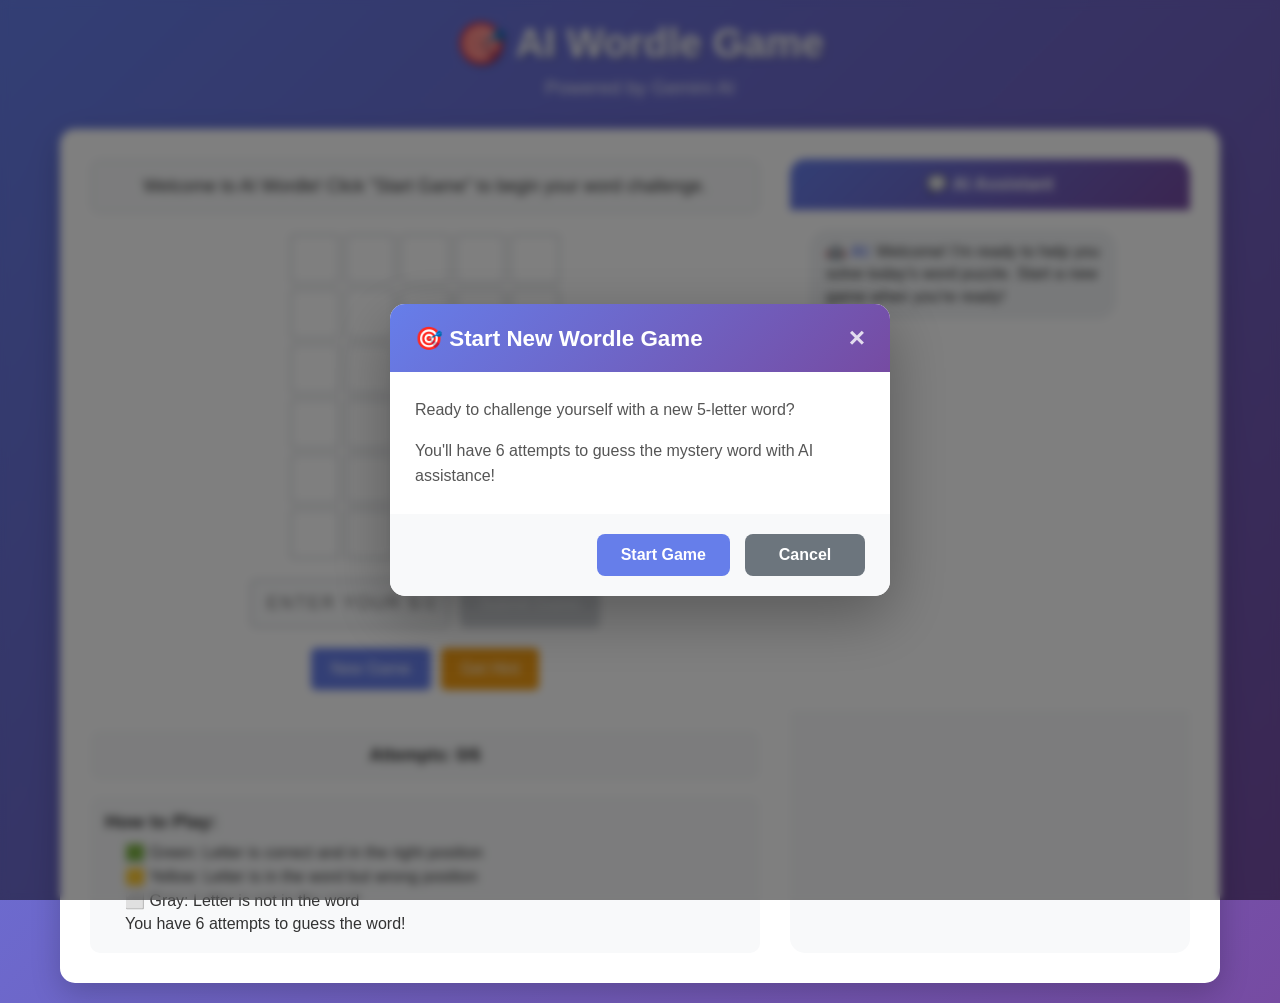
<file: example-projects/wordle-game-web/index.html>
<!DOCTYPE html>
<html lang="en">
<head>
    <meta charset="UTF-8">
    <meta name="viewport" content="width=device-width, initial-scale=1.0">
    <title>AI Wordle Game</title>
    <link rel="stylesheet" href="style.css">
</head>
<body>
    <div class="container">
        <header>
            <h1>🎯 AI Wordle Game</h1>
            <p>Powered by Gemini AI</p>
        </header>

        <main>
            <div class="game-layout">
                <div class="game-section">
                    <div id="game-status" class="game-status">
                        Welcome to AI Wordle! Click "Start Game" to begin your word challenge.
                    </div>

                    <div id="game-board" class="game-board">
                        <!-- Game board will be populated by JavaScript -->
                    </div>

                    <div id="input-section" class="input-section">
                        <input 
                            type="text" 
                            id="guess-input" 
                            placeholder="Enter your 5-letter guess..."
                            maxlength="5"
                            disabled
                        >
                        <button id="submit-guess" disabled>Submit Guess</button>
                    </div>

                    <div class="game-controls">
                        <button id="new-game">New Game</button>
                        <button id="hint-button" disabled>Get Hint</button>
                    </div>

                    <div class="game-info">
                        <div id="attempts-remaining">Attempts: 0/6</div>
                        <div id="game-rules">
                            <h3>How to Play:</h3>
                            <ul>
                                <li>🟩 Green: Letter is correct and in the right position</li>
                                <li>🟨 Yellow: Letter is in the word but wrong position</li>
                                <li>⬜ Gray: Letter is not in the word</li>
                                <li>You have 6 attempts to guess the word!</li>
                            </ul>
                        </div>
                    </div>
                </div>

                <div class="chat-section">
                    <div class="chat-header">
                        <h3>💬 AI Assistant</h3>
                    </div>
                    <div id="chat-history" class="chat-history">
                        <div class="chat-message system">
                            🤖 <strong>AI:</strong> Welcome! I'm ready to help you solve today's word puzzle. Start a new game when you're ready!
                        </div>
                    </div>
                </div>
            </div>
        </main>
    </div>

    <!-- New Game Modal -->
    <div id="new-game-modal" class="modal">
        <div class="modal-content">
            <div class="modal-header">
                <h2>🎯 Start New Wordle Game</h2>
                <span class="close" id="close-new-game-modal">&times;</span>
            </div>
            <div class="modal-body">
                <p>Ready to challenge yourself with a new 5-letter word?</p>
                <p>You'll have 6 attempts to guess the mystery word with AI assistance!</p>
            </div>
            <div class="modal-footer">
                <button id="confirm-new-game" class="modal-btn primary">Start Game</button>
                <button id="cancel-new-game" class="modal-btn secondary">Cancel</button>
            </div>
        </div>
    </div>

    <!-- Game End Modal -->
    <div id="game-end-modal" class="modal">
        <div class="modal-content">
            <div class="modal-header">
                <h2 id="game-end-title">🎉 Game Complete!</h2>
            </div>
            <div class="modal-body">
                <p id="game-end-message">Congratulations! You solved the puzzle!</p>
                <div id="game-end-stats" class="game-stats">
                    <div class="stat-item">
                        <span class="stat-label">Word:</span>
                        <span id="final-word" class="stat-value">HELLO</span>
                    </div>
                    <div class="stat-item">
                        <span class="stat-label">Attempts:</span>
                        <span id="final-attempts" class="stat-value">4/6</span>
                    </div>
                </div>
            </div>
            <div class="modal-footer">
                <button id="play-again" class="modal-btn primary">Play Again</button>
                <button id="end-session" class="modal-btn secondary">End Session</button>
            </div>
        </div>
    </div>

    <script src="script.js"></script>
</body>
</html>
</file>
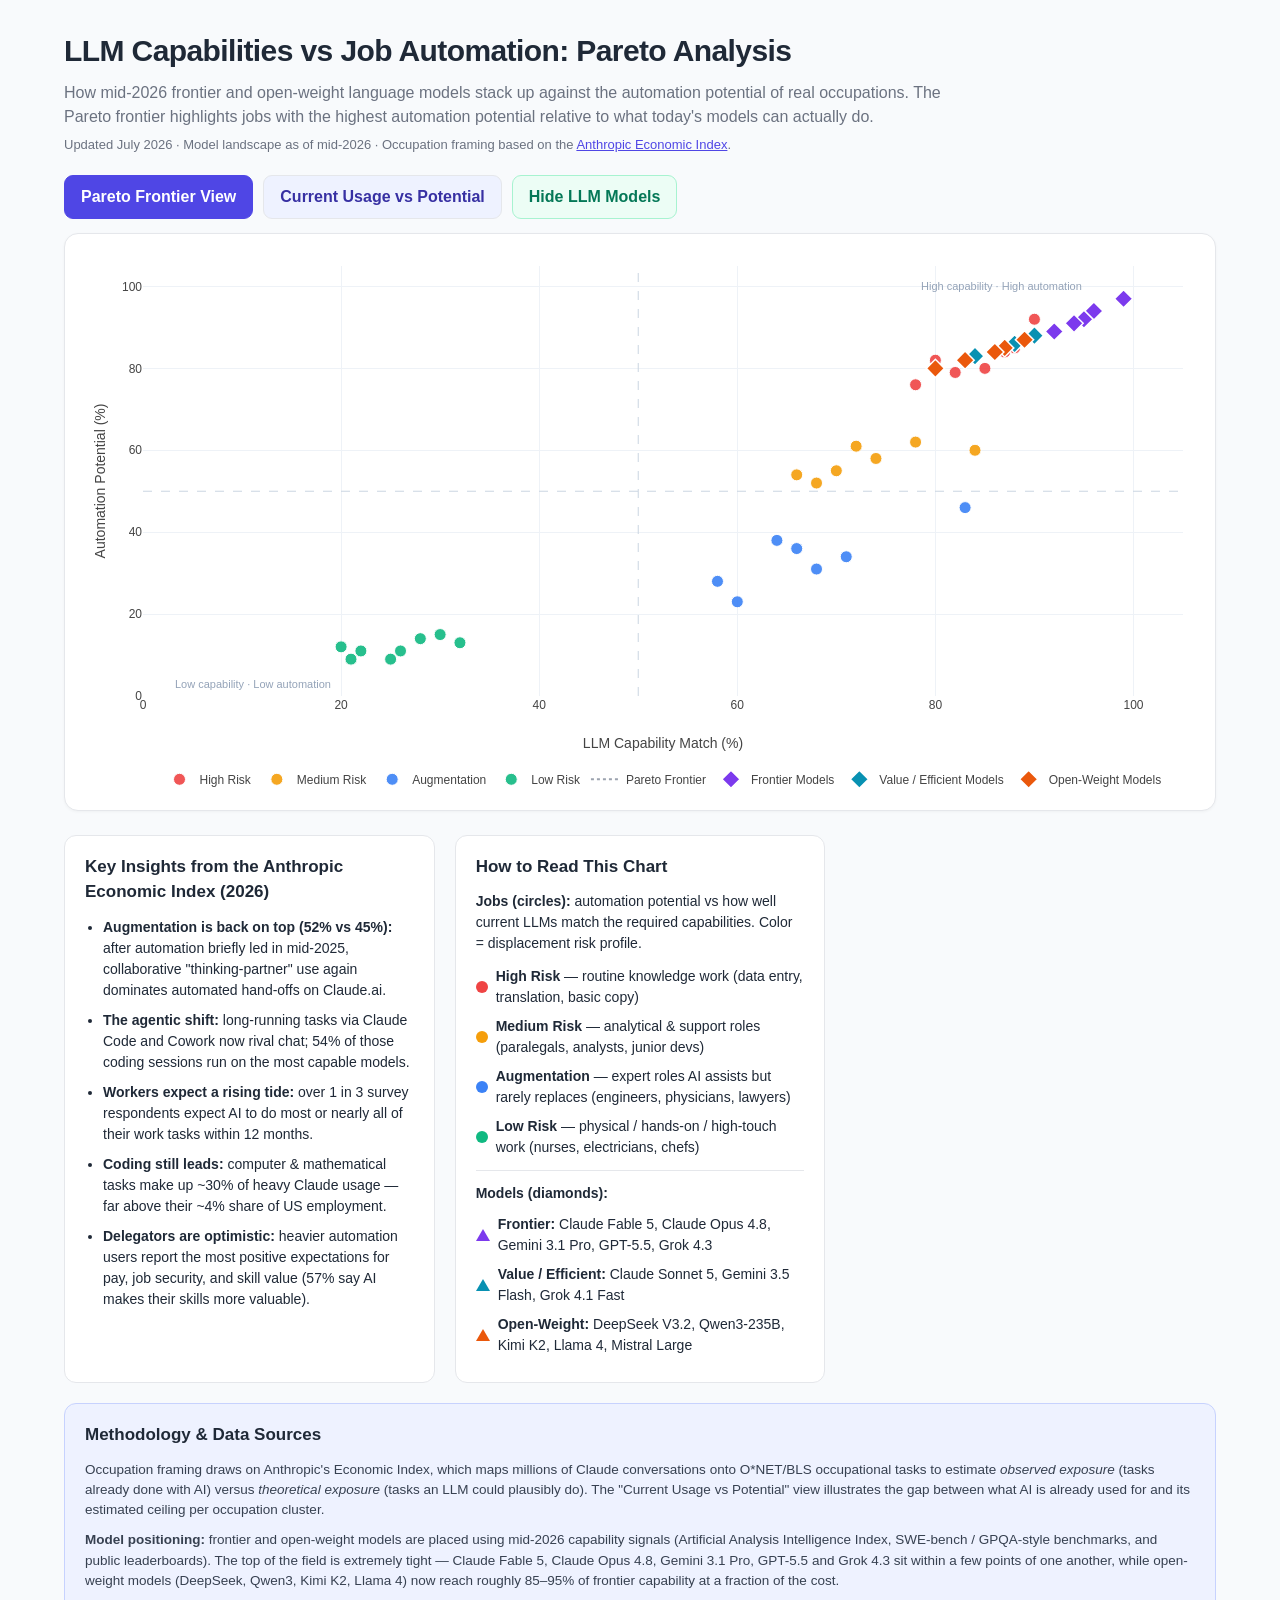
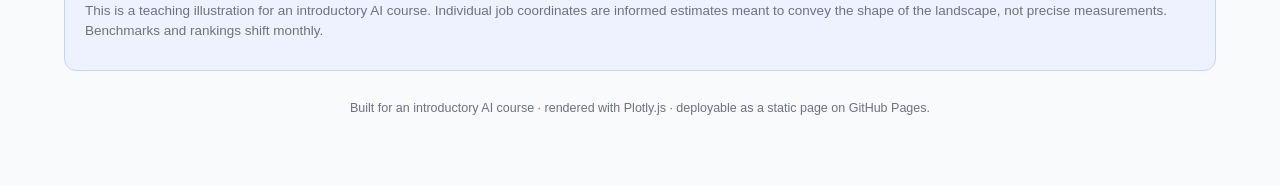
<file: week1-foundations-text/class01-course-intro/assets/index.html>
<!DOCTYPE html>
<html lang="en">
<head>
<meta charset="UTF-8" />
<meta name="viewport" content="width=device-width, initial-scale=1" />
<title>LLM Capabilities vs Job Automation — Pareto Analysis (2026)</title>
<meta name="description" content="An interactive look at where large language models sit relative to job automation potential, updated with mid-2026 frontier and open-weight models and the latest Anthropic Economic Index." />
<script src="https://cdn.plot.ly/plotly-2.35.2.min.js" charset="utf-8"></script>
<style>
  :root {
    --bg: #f8fafc;
    --card: #ffffff;
    --ink: #1f2937;
    --muted: #6b7280;
    --line: #e5e7eb;
    --accent: #4f46e5;
  }
  * { box-sizing: border-box; }
  body {
    margin: 0;
    font-family: -apple-system, BlinkMacSystemFont, "Segoe UI", Roboto, Helvetica, Arial, sans-serif;
    background: var(--bg);
    color: var(--ink);
    line-height: 1.5;
  }
  .wrap { max-width: 1200px; margin: 0 auto; padding: 28px 24px 56px; }
  header h1 {
    font-size: 30px; font-weight: 800; letter-spacing: -0.02em; margin: 0 0 8px;
  }
  header p.sub { color: var(--muted); margin: 0 0 4px; max-width: 900px; }
  .stamp { color: var(--muted); font-size: 13px; margin-top: 6px; }
  .controls { display: flex; flex-wrap: wrap; gap: 10px; margin: 20px 0 8px; }
  button {
    font: inherit; font-weight: 600; cursor: pointer;
    padding: 9px 16px; border-radius: 9px; border: 1px solid var(--line);
    background: #eef2ff; color: #3730a3; transition: all .15s ease;
  }
  button:hover { transform: translateY(-1px); }
  button.active { background: var(--accent); color: #fff; border-color: var(--accent); }
  button.toggle { background: #ecfdf5; color: #047857; border-color: #a7f3d0; }
  button.toggle.off { background: #f3f4f6; color: #6b7280; border-color: var(--line); }
  .chart-card {
    background: var(--card); border: 1px solid var(--line); border-radius: 14px;
    padding: 12px 8px 4px; margin-top: 14px; box-shadow: 0 1px 3px rgba(0,0,0,.04);
  }
  #chart { width: 100%; height: 560px; }
  .grid {
    display: grid; grid-template-columns: repeat(auto-fit, minmax(300px, 1fr));
    gap: 20px; margin-top: 24px;
  }
  .panel {
    background: var(--card); border: 1px solid var(--line); border-radius: 12px; padding: 18px 20px;
  }
  .panel h3 { margin: 0 0 12px; font-size: 17px; }
  .panel ul { margin: 0; padding-left: 18px; font-size: 14px; }
  .panel li { margin-bottom: 9px; }
  .panel.method { grid-column: 1 / -1; background: #eef2ff; border-color: #c7d2fe; }
  .panel.method p { font-size: 13.5px; color: #374151; margin: 0 0 10px; }
  .legend-row { display: flex; align-items: center; gap: 8px; margin-bottom: 8px; font-size: 14px; }
  .swatch { width: 12px; height: 12px; border-radius: 50%; flex: none; }
  .dia { width: 0; height: 0; border-left: 7px solid transparent; border-right: 7px solid transparent; }
  a { color: var(--accent); }
  .footer { color: var(--muted); font-size: 12.5px; margin-top: 28px; text-align: center; }
</style>
</head>
<body>
<div class="wrap">
  <header>
    <h1>LLM Capabilities vs Job Automation: Pareto Analysis</h1>
    <p class="sub">
      How mid-2026 frontier and open-weight language models stack up against the automation potential of real
      occupations. The Pareto frontier highlights jobs with the highest automation potential relative to what
      today's models can actually do.
    </p>
    <p class="stamp">Updated July 2026 · Model landscape as of mid-2026 · Occupation framing based on the
      <a href="https://www.anthropic.com/research/economic-index-june-2026-report" target="_blank" rel="noopener">Anthropic Economic Index</a>.</p>
  </header>

  <div class="controls">
    <button id="btn-pareto" class="active" onclick="setView('pareto')">Pareto Frontier View</button>
    <button id="btn-gap" onclick="setView('gap')">Current Usage vs Potential</button>
    <button id="btn-models" class="toggle" onclick="toggleModels()">Hide LLM Models</button>
  </div>

  <div class="chart-card">
    <div id="chart"></div>
  </div>

  <div class="grid">
    <div class="panel">
      <h3>Key Insights from the Anthropic Economic Index (2026)</h3>
      <ul>
        <li><strong>Augmentation is back on top (52% vs 45%):</strong> after automation briefly led in mid-2025, collaborative "thinking-partner" use again dominates automated hand-offs on Claude.ai.</li>
        <li><strong>The agentic shift:</strong> long-running tasks via Claude Code and Cowork now rival chat; 54% of those coding sessions run on the most capable models.</li>
        <li><strong>Workers expect a rising tide:</strong> over 1 in 3 survey respondents expect AI to do most or nearly all of their work tasks within 12 months.</li>
        <li><strong>Coding still leads:</strong> computer &amp; mathematical tasks make up ~30% of heavy Claude usage — far above their ~4% share of US employment.</li>
        <li><strong>Delegators are optimistic:</strong> heavier automation users report the most positive expectations for pay, job security, and skill value (57% say AI makes their skills more valuable).</li>
      </ul>
    </div>

    <div class="panel">
      <h3>How to Read This Chart</h3>
      <div style="font-size:14px;">
        <p style="margin:0 0 12px;"><strong>Jobs (circles):</strong> automation potential vs how well current LLMs match the required capabilities. Color = displacement risk profile.</p>
        <div class="legend-row"><span class="swatch" style="background:#ef4444"></span><span><strong>High Risk</strong> — routine knowledge work (data entry, translation, basic copy)</span></div>
        <div class="legend-row"><span class="swatch" style="background:#f59e0b"></span><span><strong>Medium Risk</strong> — analytical &amp; support roles (paralegals, analysts, junior devs)</span></div>
        <div class="legend-row"><span class="swatch" style="background:#3b82f6"></span><span><strong>Augmentation</strong> — expert roles AI assists but rarely replaces (engineers, physicians, lawyers)</span></div>
        <div class="legend-row"><span class="swatch" style="background:#10b981"></span><span><strong>Low Risk</strong> — physical / hands-on / high-touch work (nurses, electricians, chefs)</span></div>
        <hr style="border:none;border-top:1px solid var(--line);margin:12px 0;">
        <p style="margin:0 0 10px;"><strong>Models (diamonds):</strong></p>
        <div class="legend-row"><span class="dia" style="border-bottom:12px solid #7c3aed"></span><span><strong>Frontier:</strong> Claude Fable 5, Claude Opus 4.8, Gemini 3.1 Pro, GPT-5.5, Grok 4.3</span></div>
        <div class="legend-row"><span class="dia" style="border-bottom:12px solid #0891b2"></span><span><strong>Value / Efficient:</strong> Claude Sonnet 5, Gemini 3.5 Flash, Grok 4.1 Fast</span></div>
        <div class="legend-row"><span class="dia" style="border-bottom:12px solid #ea580c"></span><span><strong>Open-Weight:</strong> DeepSeek V3.2, Qwen3-235B, Kimi K2, Llama 4, Mistral Large</span></div>
      </div>
    </div>

    <div class="panel method">
      <h3>Methodology &amp; Data Sources</h3>
      <p>
        Occupation framing draws on Anthropic's Economic Index, which maps millions of Claude conversations onto
        O*NET/BLS occupational tasks to estimate <em>observed exposure</em> (tasks already done with AI) versus
        <em>theoretical exposure</em> (tasks an LLM could plausibly do). The "Current Usage vs Potential" view
        illustrates the gap between what AI is already used for and its estimated ceiling per occupation cluster.
      </p>
      <p>
        <strong>Model positioning:</strong> frontier and open-weight models are placed using mid-2026 capability
        signals (Artificial Analysis Intelligence Index, SWE-bench / GPQA-style benchmarks, and public leaderboards).
        The top of the field is extremely tight — Claude Fable 5, Claude Opus 4.8, Gemini 3.1 Pro, GPT-5.5 and Grok
        4.3 sit within a few points of one another, while open-weight models (DeepSeek, Qwen3, Kimi K2, Llama 4)
        now reach roughly 85–95% of frontier capability at a fraction of the cost.
      </p>
      <p style="color:#6b7280;">
        This is a teaching illustration for an introductory AI course. Individual job coordinates are informed
        estimates meant to convey the shape of the landscape, not precise measurements. Benchmarks and rankings
        shift monthly.
      </p>
    </div>
  </div>

  <p class="footer">Built for an introductory AI course · rendered with Plotly.js · deployable as a static page on GitHub Pages.</p>
</div>

<script>
/* ---------------------- DATA ---------------------- */
// Jobs: x = LLM capability match (%), y = automation potential (%), usage = current observed AI usage (%)
const jobs = [
  // High Risk (red)
  { name: "Data Entry Keyers",            x: 90, y: 92, usage: 42, cat: "High Risk" },
  { name: "Translators & Interpreters",   x: 88, y: 85, usage: 46, cat: "High Risk" },
  { name: "Proofreaders",                 x: 87, y: 84, usage: 34, cat: "High Risk" },
  { name: "SEO / Basic Copywriters",      x: 85, y: 80, usage: 52, cat: "High Risk" },
  { name: "Bookkeeping Clerks",           x: 82, y: 79, usage: 36, cat: "High Risk" },
  { name: "Telemarketers",                x: 80, y: 82, usage: 22, cat: "High Risk" },
  { name: "Customer Service Reps",        x: 78, y: 76, usage: 40, cat: "High Risk" },

  // Medium Risk (orange)
  { name: "Junior Software Developers",   x: 84, y: 60, usage: 62, cat: "Medium Risk" },
  { name: "Technical Writers",            x: 78, y: 62, usage: 47, cat: "Medium Risk" },
  { name: "Market Research Analysts",     x: 74, y: 58, usage: 41, cat: "Medium Risk" },
  { name: "Paralegals & Legal Assistants",x: 72, y: 61, usage: 33, cat: "Medium Risk" },
  { name: "Financial Analysts",           x: 70, y: 55, usage: 43, cat: "Medium Risk" },
  { name: "Graphic Designers",            x: 68, y: 52, usage: 45, cat: "Medium Risk" },
  { name: "Accountants & Auditors",       x: 66, y: 54, usage: 31, cat: "Medium Risk" },

  // Augmentation (blue)
  { name: "Software Engineers",           x: 83, y: 46, usage: 66, cat: "Augmentation" },
  { name: "Research Scientists",          x: 71, y: 34, usage: 39, cat: "Augmentation" },
  { name: "Lawyers",                      x: 68, y: 31, usage: 29, cat: "Augmentation" },
  { name: "Management Consultants",       x: 66, y: 36, usage: 35, cat: "Augmentation" },
  { name: "Marketing Managers",           x: 64, y: 38, usage: 40, cat: "Augmentation" },
  { name: "Physicians",                   x: 60, y: 23, usage: 21, cat: "Augmentation" },
  { name: "Teachers & Educators",         x: 58, y: 28, usage: 31, cat: "Augmentation" },

  // Low Risk (green)
  { name: "Physical Therapists",          x: 32, y: 13, usage: 10, cat: "Low Risk" },
  { name: "Registered Nurses",            x: 30, y: 15, usage: 12, cat: "Low Risk" },
  { name: "Chefs & Cooks",                x: 28, y: 14, usage: 9,  cat: "Low Risk" },
  { name: "Home Health Aides",            x: 26, y: 11, usage: 6,  cat: "Low Risk" },
  { name: "Childcare Workers",            x: 25, y: 9,  usage: 7,  cat: "Low Risk" },
  { name: "Electricians",                 x: 22, y: 11, usage: 8,  cat: "Low Risk" },
  { name: "Plumbers",                     x: 21, y: 9,  usage: 5,  cat: "Low Risk" },
  { name: "Construction Laborers",        x: 20, y: 12, usage: 6,  cat: "Low Risk" },
];

// Models: x = capability score, y = automation-enablement (how much they unlock hands-off work)
const models = [
  // Frontier
  { name: "Claude Fable 5",   x: 99, y: 97, group: "Frontier" },
  { name: "Claude Opus 4.8",  x: 96, y: 94, group: "Frontier" },
  { name: "Gemini 3.1 Pro",   x: 95, y: 92, group: "Frontier" },
  { name: "GPT-5.5",          x: 94, y: 91, group: "Frontier" },
  { name: "Grok 4.3",         x: 92, y: 89, group: "Frontier" },
  // Value / Efficient
  { name: "Claude Sonnet 5",  x: 90, y: 88, group: "Value / Efficient" },
  { name: "Gemini 3.5 Flash", x: 88, y: 86, group: "Value / Efficient" },
  { name: "Grok 4.1 Fast",    x: 84, y: 83, group: "Value / Efficient" },
  // Open-Weight
  { name: "DeepSeek V3.2",    x: 89, y: 87, group: "Open-Weight" },
  { name: "Qwen3-235B",       x: 87, y: 85, group: "Open-Weight" },
  { name: "Kimi K2",          x: 86, y: 84, group: "Open-Weight" },
  { name: "Llama 4",          x: 83, y: 82, group: "Open-Weight" },
  { name: "Mistral Large 3",  x: 80, y: 80, group: "Open-Weight" },
];

const catColors = {
  "High Risk": "#ef4444",
  "Medium Risk": "#f59e0b",
  "Augmentation": "#3b82f6",
  "Low Risk": "#10b981",
};
const modelColors = {
  "Frontier": "#7c3aed",
  "Value / Efficient": "#0891b2",
  "Open-Weight": "#ea580c",
};

/* ---------------------- STATE ---------------------- */
let state = { view: "pareto", showModels: true };

/* ---------------------- HELPERS ---------------------- */
function paretoFrontier(points) {
  // upper-right non-dominated set: no other point has both higher x AND higher y
  const nd = points.filter(p =>
    !points.some(q => q !== p && q.x >= p.x && q.y >= p.y && (q.x > p.x || q.y > p.y))
  );
  return nd.sort((a, b) => a.x - b.x);
}

function jobScatter() {
  const traces = Object.keys(catColors).map(cat => {
    const pts = jobs.filter(j => j.cat === cat);
    return {
      type: "scatter", mode: "markers", name: cat,
      x: pts.map(p => p.x), y: pts.map(p => p.y),
      text: pts.map(p => p.name),
      marker: { size: 12, color: catColors[cat], line: { width: 1, color: "#fff" }, opacity: 0.9 },
      hovertemplate: "<b>%{text}</b><br>Capability match: %{x}%<br>Automation potential: %{y}%<extra>" + cat + "</extra>",
    };
  });

  const fr = paretoFrontier(jobs);
  traces.push({
    type: "scatter", mode: "lines", name: "Pareto Frontier",
    x: fr.map(p => p.x), y: fr.map(p => p.y),
    line: { color: "#9ca3af", width: 2, dash: "dot" },
    hoverinfo: "skip",
  });
  return traces;
}

function modelScatter() {
  return Object.keys(modelColors).map(group => {
    const pts = models.filter(m => m.group === group);
    return {
      type: "scatter", mode: "markers", name: group + " Models",
      x: pts.map(p => p.x), y: pts.map(p => p.y),
      text: pts.map(p => p.name),
      marker: { symbol: "diamond", size: 14, color: modelColors[group], line: { width: 1.5, color: "#fff" } },
      hovertemplate: "<b>%{text}</b><br>Capability: %{x}<br>Automation enablement: %{y}<extra>" + group + "</extra>",
    };
  });
}

function renderPareto() {
  let data = jobScatter();
  if (state.showModels) data = data.concat(modelScatter());

  const layout = {
    margin: { l: 70, r: 24, t: 20, b: 60 },
    height: 560,
    xaxis: { title: "LLM Capability Match (%)", range: [0, 105], gridcolor: "#eef2f7", zeroline: false },
    yaxis: { title: "Automation Potential (%)", range: [0, 105], gridcolor: "#eef2f7", zeroline: false },
    legend: { orientation: "h", y: -0.16, x: 0.5, xanchor: "center" },
    hovermode: "closest",
    plot_bgcolor: "#ffffff", paper_bgcolor: "#ffffff",
    shapes: [
      { type: "line", x0: 50, x1: 50, y0: 0, y1: 105, line: { color: "#cbd5e1", width: 1, dash: "dash" } },
      { type: "line", x0: 0, x1: 105, y0: 50, y1: 50, line: { color: "#cbd5e1", width: 1, dash: "dash" } },
    ],
    annotations: [
      { x: 95, y: 100, text: "High capability · High automation", showarrow: false, font: { size: 11, color: "#94a3b8" }, xanchor: "right" },
      { x: 3, y: 3, text: "Low capability · Low automation", showarrow: false, font: { size: 11, color: "#94a3b8" }, xanchor: "left" },
    ],
  };
  Plotly.react("chart", data, layout, { responsive: true, displayModeBar: false });
}

function renderGap() {
  // occupation clusters: current observed usage vs automation potential
  const clusters = [
    { name: "Computer & Mathematical", usage: 62, potential: 78 },
    { name: "Office & Administrative", usage: 40, potential: 82 },
    { name: "Business & Financial",    usage: 43, potential: 66 },
    { name: "Legal",                   usage: 31, potential: 58 },
    { name: "Arts, Design & Media",    usage: 48, potential: 62 },
    { name: "Sales & Marketing",       usage: 41, potential: 60 },
    { name: "Education & Training",    usage: 31, potential: 45 },
    { name: "Healthcare Practitioners",usage: 21, potential: 34 },
    { name: "Personal Care & Service", usage: 12, potential: 22 },
    { name: "Construction & Trades",   usage: 8,  potential: 15 },
  ].sort((a, b) => a.potential - b.potential);

  const y = clusters.map(c => c.name);
  const data = [
    {
      type: "bar", orientation: "h", name: "Automation Potential (theoretical)",
      y, x: clusters.map(c => c.potential),
      marker: { color: "#c7d2fe" },
      hovertemplate: "<b>%{y}</b><br>Automation potential: %{x}%<extra></extra>",
    },
    {
      type: "bar", orientation: "h", name: "Current AI Usage (observed)",
      y, x: clusters.map(c => c.usage),
      marker: { color: "#4f46e5" },
      hovertemplate: "<b>%{y}</b><br>Current AI usage: %{x}%<extra></extra>",
    },
  ];
  const layout = {
    barmode: "overlay",
    margin: { l: 180, r: 24, t: 20, b: 50 },
    height: 560,
    xaxis: { title: "Share of tasks (%)", range: [0, 100], gridcolor: "#eef2f7" },
    yaxis: { automargin: true },
    legend: { orientation: "h", y: -0.12, x: 0.5, xanchor: "center" },
    bargap: 0.35,
    plot_bgcolor: "#ffffff", paper_bgcolor: "#ffffff",
  };
  Plotly.react("chart", data, layout, { responsive: true, displayModeBar: false });
}

function render() {
  if (state.view === "pareto") renderPareto();
  else renderGap();
}

/* ---------------------- CONTROLS ---------------------- */
function setView(v) {
  state.view = v;
  document.getElementById("btn-pareto").classList.toggle("active", v === "pareto");
  document.getElementById("btn-gap").classList.toggle("active", v === "gap");
  document.getElementById("btn-models").style.display = (v === "pareto") ? "" : "none";
  render();
}
function toggleModels() {
  state.showModels = !state.showModels;
  const b = document.getElementById("btn-models");
  b.textContent = state.showModels ? "Hide LLM Models" : "Show LLM Models";
  b.classList.toggle("off", !state.showModels);
  render();
}

render();
</script>
</body>
</html>
</file>
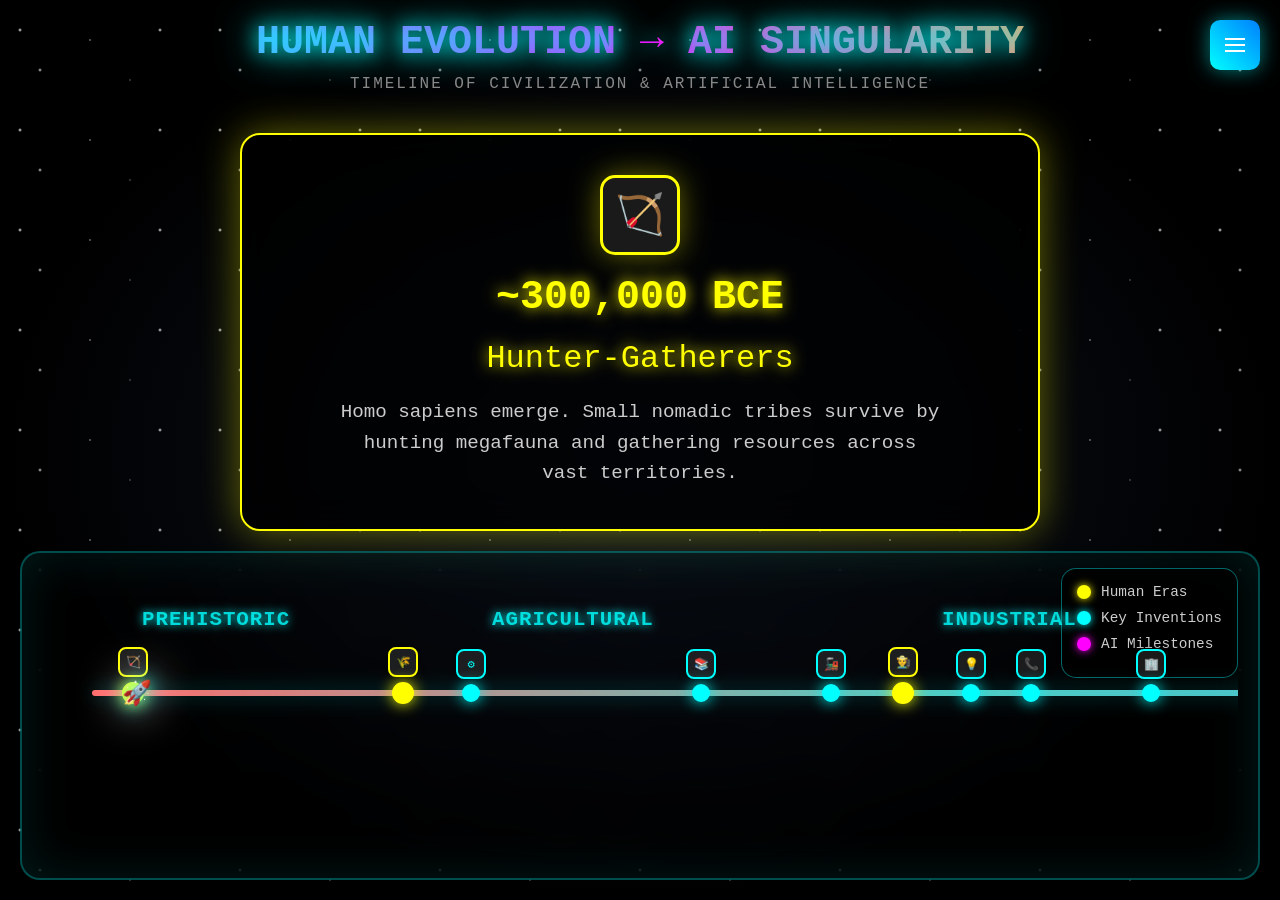
<file: week1-foundations-text/class01-course-intro/assets/human_history_ai_timeline (1).html>
<!DOCTYPE html>
<html lang="en">
<head>
    <meta charset="UTF-8">
    <meta name="viewport" content="width=device-width, initial-scale=1.0">
    <title>Futuristic Space Timeline: Human Evolution to AI</title>
    <style>
        * {
            margin: 0;
            padding: 0;
            box-sizing: border-box;
        }

        body {
            font-family: 'Courier New', monospace;
            background: radial-gradient(ellipse at center, #0d1421 0%, #000000 70%);
            color: #00ffff;
            overflow-x: hidden;
            overflow-y: auto;
            position: relative;
            margin: 0;
            padding: 0;
        }

        /* Starfield background */
        .starfield {
            position: fixed;
            top: 0;
            left: 0;
            width: 100%;
            height: 100%;
            z-index: -1;
            background-image: 
                radial-gradient(2px 2px at 20px 30px, #eee, transparent),
                radial-gradient(2px 2px at 40px 70px, rgba(255,255,255,0.8), transparent),
                radial-gradient(1px 1px at 90px 40px, #fff, transparent),
                radial-gradient(1px 1px at 130px 80px, rgba(255,255,255,0.6), transparent),
                radial-gradient(2px 2px at 160px 30px, rgba(255,255,255,0.9), transparent);
            background-repeat: repeat;
            background-size: 200px 100px;
            animation: twinkle 4s infinite;
        }

        @keyframes twinkle {
            0%, 100% { opacity: 1; }
            50% { opacity: 0.7; }
        }

        .container {
            height: 100vh;
            display: flex;
            flex-direction: column;
            padding: 20px;
        }

        .header {
            text-align: center;
            margin-bottom: 20px;
            position: relative;
            z-index: 10;
        }

        h1 {
            font-size: 2.5em;
            margin-bottom: 10px;
            text-shadow: 0 0 20px #00ffff, 0 0 40px #00ffff;
            background: linear-gradient(45deg, #00ffff, #ff00ff, #ffff00);
            background-clip: text;
            -webkit-background-clip: text;
            -webkit-text-fill-color: transparent;
            animation: glow 2s ease-in-out infinite alternate;
        }

        @keyframes glow {
            from { filter: drop-shadow(0 0 20px #00ffff); }
            to { filter: drop-shadow(0 0 30px #ff00ff); }
        }

        .subtitle {
            font-size: 1em;
            color: #888;
            text-transform: uppercase;
            letter-spacing: 2px;
        }

        .hamburger-menu {
            position: fixed;
            top: 20px;
            right: 20px;
            z-index: 1000;
        }

        .hamburger-btn {
            width: 50px;
            height: 50px;
            background: linear-gradient(45deg, #00ffff, #0080ff);
            border: none;
            border-radius: 10px;
            cursor: pointer;
            display: flex;
            flex-direction: column;
            justify-content: center;
            align-items: center;
            gap: 4px;
            box-shadow: 0 0 20px rgba(0,255,255,0.5);
            transition: all 0.3s ease;
        }

        .hamburger-btn:hover {
            transform: scale(1.1);
            box-shadow: 0 0 30px rgba(0,255,255,0.8);
        }

        .hamburger-line {
            width: 20px;
            height: 2px;
            background: white;
            transition: all 0.3s ease;
        }

        .hamburger-btn.active .hamburger-line:nth-child(1) {
            transform: rotate(45deg) translate(5px, 5px);
        }

        .hamburger-btn.active .hamburger-line:nth-child(2) {
            opacity: 0;
        }

        .hamburger-btn.active .hamburger-line:nth-child(3) {
            transform: rotate(-45deg) translate(7px, -6px);
        }

        .controls {
            position: fixed;
            top: 80px;
            right: 20px;
            display: flex;
            flex-direction: column;
            align-items: center;
            gap: 15px;
            background: rgba(0,255,255,0.1);
            backdrop-filter: blur(10px);
            border: 1px solid rgba(0,255,255,0.3);
            border-radius: 20px;
            padding: 20px 15px;
            box-shadow: 0 0 30px rgba(0,255,255,0.2);
            z-index: 999;
            min-width: 120px;
            transform: translateX(150px);
            opacity: 0;
            pointer-events: none;
            transition: all 0.3s ease;
        }

        .controls.open {
            transform: translateX(0);
            opacity: 1;
            pointer-events: auto;
        }

        .play-btn {
            background: linear-gradient(45deg, #00ffff, #0080ff);
            border: none;
            color: white;
            width: 50px;
            height: 50px;
            border-radius: 50%;
            font-size: 1.2em;
            cursor: pointer;
            transition: all 0.3s ease;
            box-shadow: 0 0 20px rgba(0,255,255,0.5);
        }

        .play-btn:hover {
            transform: scale(1.1);
            box-shadow: 0 0 30px rgba(0,255,255,0.8);
        }

        .speed-control {
            display: flex;
            flex-direction: column;
            align-items: center;
            gap: 8px;
            color: #00ffff;
            text-align: center;
        }

        .speed-slider {
            width: 80px;
            height: 6px;
            background: rgba(0,255,255,0.3);
            border-radius: 3px;
            outline: none;
            -webkit-appearance: none;
        }

        .speed-slider::-webkit-slider-thumb {
            -webkit-appearance: none;
            width: 16px;
            height: 16px;
            background: #00ffff;
            border-radius: 50%;
            cursor: pointer;
            box-shadow: 0 0 10px #00ffff;
        }

        .speed-slider::-moz-range-thumb {
            width: 16px;
            height: 16px;
            background: #00ffff;
            border-radius: 50%;
            cursor: pointer;
            border: none;
            box-shadow: 0 0 10px #00ffff;
        }

        .progress-info {
            color: #888;
            font-size: 0.8em;
            text-align: center;
            max-width: 100px;
            line-height: 1.3;
        }

        .event-display {
            flex: 3;
            display: flex;
            align-items: center;
            justify-content: center;
            padding: 20px;
        }

        .event-card {
            max-width: 800px;
            width: 100%;
            background: rgba(0,0,0,0.8);
            border: 2px solid rgba(0,255,255,0.4);
            border-radius: 20px;
            backdrop-filter: blur(20px);
            padding: 40px;
            text-align: center;
            box-shadow: 0 0 40px rgba(0,255,255,0.3);
            transition: all 0.5s ease;
            position: relative;
        }

        .event-icon {
            width: 80px;
            height: 80px;
            margin: 0 auto 20px auto;
            background: rgba(255,255,255,0.1);
            border: 3px solid currentColor;
            border-radius: 15px;
            display: flex;
            align-items: center;
            justify-content: center;
            font-size: 40px;
            backdrop-filter: blur(10px);
            box-shadow: 0 0 20px rgba(0,0,0,0.3);
            transition: all 0.5s ease;
        }

        .event-icon img {
            width: 60px;
            height: 60px;
            object-fit: cover;
            border-radius: 10px;
            opacity: 0.9;
        }

        .event-icon::before {
            color: currentColor;
        }

        .event-card.ai-event .event-icon {
            color: #ff00ff;
            border-color: #ff00ff;
            box-shadow: 0 0 30px rgba(255,0,255,0.4);
        }

        .event-card.invention-event .event-icon {
            color: #00ffff;
            border-color: #00ffff;
            box-shadow: 0 0 30px rgba(0,255,255,0.4);
        }

        .event-card.era-event .event-icon {
            color: #ffff00;
            border-color: #ffff00;
            box-shadow: 0 0 30px rgba(255,255,0,0.4);
        }

        .event-card .year {
            font-size: 2.5em;
            font-weight: bold;
            color: #ffff00;
            margin-bottom: 20px;
            text-shadow: 0 0 15px #ffff00;
        }

        .event-card .title {
            font-size: 2em;
            color: #00ffff;
            margin-bottom: 20px;
            text-shadow: 0 0 15px #00ffff;
        }

        .event-card .description {
            font-size: 1.2em;
            color: #ccc;
            line-height: 1.6;
            max-width: 600px;
            margin: 0 auto;
        }

        .event-card.ai-event {
            border-color: #ff00ff;
            box-shadow: 0 0 40px rgba(255,0,255,0.4);
        }

        .event-card.ai-event .title {
            color: #ff00ff;
            text-shadow: 0 0 15px #ff00ff;
        }

        .event-card.invention-event {
            border-color: #00ffff;
            box-shadow: 0 0 40px rgba(0,255,255,0.4);
        }

        .event-card.invention-event .title {
            color: #00ffff;
            text-shadow: 0 0 15px #00ffff;
        }

        .event-card.era-event {
            border-color: #ffff00;
            box-shadow: 0 0 40px rgba(255,255,0,0.4);
        }

        .event-card.era-event .title {
            color: #ffff00;
            text-shadow: 0 0 15px #ffff00;
        }

        .timeline-container {
            flex: 2;
            position: relative;
            background: rgba(0,0,0,0.3);
            border: 2px solid rgba(0,255,255,0.3);
            border-radius: 20px;
            backdrop-filter: blur(15px);
            padding: 40px 20px 20px 20px;
            overflow: hidden;
            box-shadow: inset 0 0 50px rgba(0,255,255,0.1);
            min-height: 250px;
        }

        .timeline {
            position: relative;
            width: 100%;
            height: 200px;
            overflow-x: auto;
            overflow-y: hidden;
        }

        .timeline-track {
            position: relative;
            width: 3500px;
            height: 100%;
            margin: 0 auto;
        }

        .timeline-line {
            position: absolute;
            top: 50%;
            left: 50px;
            right: 50px;
            height: 6px;
            background: linear-gradient(90deg, 
                #ff6b6b 0%, 
                #4ecdc4 25%, 
                #45b7d1 50%, 
                #96ceb4 75%, 
                #00ffff 100%);
            border-radius: 3px;
            transform: translateY(-50%);
            box-shadow: 0 0 20px rgba(0,255,255,0.3);
            animation: pulse 3s ease-in-out infinite;
        }

        .spaceship {
            position: absolute;
            top: 50%;
            left: 80px;
            width: 30px;
            height: 30px;
            transform: translateY(-50%);
            z-index: 30;
            transition: left 1s ease-in-out;
            cursor: grab;
            pointer-events: auto;
            font-size: 24px;
            display: flex;
            align-items: center;
            justify-content: center;
            filter: drop-shadow(0 0 10px #00ffff) drop-shadow(0 0 20px #ffffff);
        }

        .spaceship::before {
            content: '🚀';
            animation: rocket-glow 2s ease-in-out infinite alternate;
        }

        @keyframes rocket-glow {
            from { 
                filter: drop-shadow(0 0 5px #00ffff);
                transform: scale(1);
            }
            to { 
                filter: drop-shadow(0 0 15px #ffffff);
                transform: scale(1.1);
            }
        }


        @keyframes pulse {
            0%, 100% { box-shadow: 0 0 20px rgba(0,255,255,0.3); }
            50% { box-shadow: 0 0 40px rgba(0,255,255,0.6); }
        }

        .timeline-item {
            position: absolute;
            top: 50%;
            transform: translateY(-50%);
            cursor: pointer;
            transition: all 0.5s ease;
            z-index: 5;
        }

        .timeline-item.active {
            transform: translateY(-50%) scale(1.3);
            z-index: 10;
        }

        .timeline-item.active .timeline-dot {
            animation: activeGlow 1s ease-in-out infinite alternate;
        }

        @keyframes activeGlow {
            from { 
                box-shadow: 0 0 20px currentColor, 0 0 40px currentColor;
                transform: scale(1);
            }
            to { 
                box-shadow: 0 0 40px currentColor, 0 0 80px currentColor;
                transform: scale(1.2);
            }
        }

        .timeline-dot {
            width: 18px;
            height: 18px;
            border-radius: 50%;
            background: white;
            border: 3px solid;
            position: relative;
            z-index: 2;
            transition: all 0.3s ease;
        }

        .timeline-icon {
            position: absolute;
            top: -35px;
            left: 50%;
            transform: translateX(-50%);
            width: 30px;
            height: 30px;
            background: rgba(255,255,255,0.1);
            border: 2px solid currentColor;
            border-radius: 8px;
            display: flex;
            align-items: center;
            justify-content: center;
            font-size: 16px;
            transition: all 0.3s ease;
            backdrop-filter: blur(10px);
            box-shadow: 0 0 10px rgba(0,0,0,0.3);
        }

        .timeline-item:hover .timeline-icon,
        .timeline-item.active .timeline-icon {
            transform: translateX(-50%) scale(1.2);
            box-shadow: 0 0 20px currentColor;
        }

        .timeline-icon img {
            width: 20px;
            height: 20px;
            object-fit: cover;
            border-radius: 4px;
            opacity: 0.9;
        }

        .timeline-icon::before {
            content: attr(data-placeholder);
            color: currentColor;
            font-size: 12px;
            font-weight: bold;
        }

        .ai-item .timeline-icon {
            color: #ff00ff;
        }

        .invention-item .timeline-icon {
            color: #00ffff;
        }

        .era-item .timeline-icon {
            color: #ffff00;
        }

        .timeline-content {
            display: none; /* Hide individual popups since we'll show in central area */
        }

        .timeline-content.above {
            bottom: 45px;
            left: 50%;
            transform: translateX(-50%);
        }

        .timeline-content.below {
            top: 45px;
            left: 50%;
            transform: translateX(-50%);
        }

        .timeline-content h3 {
            font-size: 1.2em;
            margin-bottom: 10px;
            color: #00ffff;
            text-shadow: 0 0 10px #00ffff;
        }

        .timeline-content .year {
            font-weight: bold;
            color: #ffff00;
            margin-bottom: 8px;
            text-shadow: 0 0 5px #ffff00;
        }

        .timeline-content p {
            color: #ccc;
        }

        .era-label {
            position: absolute;
            top: 15px;
            font-size: 1.3em;
            font-weight: bold;
            color: rgba(0,255,255,0.8);
            text-shadow: 0 0 10px #00ffff;
            text-transform: uppercase;
            letter-spacing: 1px;
        }

        .ai-item .timeline-dot {
            border-color: #ff00ff;
            background: #ff00ff;
            color: #ff00ff;
            box-shadow: 0 0 15px #ff00ff;
        }

        .invention-item .timeline-dot {
            border-color: #00ffff;
            background: #00ffff;
            color: #00ffff;
            box-shadow: 0 0 15px #00ffff;
        }

        .era-item .timeline-dot {
            border-color: #ffff00;
            background: #ffff00;
            color: #ffff00;
            box-shadow: 0 0 15px #ffff00;
            width: 22px;
            height: 22px;
        }

        .legend {
            position: absolute;
            top: 15px;
            right: 20px;
            background: rgba(0,0,0,0.8);
            border: 1px solid rgba(0,255,255,0.4);
            padding: 15px;
            border-radius: 15px;
            font-size: 0.9em;
            backdrop-filter: blur(10px);
        }

        .legend-item {
            display: flex;
            align-items: center;
            margin-bottom: 10px;
            color: #ccc;
        }

        .legend-dot {
            width: 14px;
            height: 14px;
            border-radius: 50%;
            margin-right: 10px;
            box-shadow: 0 0 8px currentColor;
        }

        /* Scrollbar styling */
        .timeline::-webkit-scrollbar {
            height: 8px;
        }

        .timeline::-webkit-scrollbar-track {
            background: rgba(0,255,255,0.1);
            border-radius: 4px;
        }

        .timeline::-webkit-scrollbar-thumb {
            background: linear-gradient(90deg, #00ffff, #ff00ff);
            border-radius: 4px;
        }

        @media (max-width: 768px) {
            .timeline-container {
                height: 400px;
            }
            
            .timeline-content {
                width: 200px;
                font-size: 0.85em;
            }
            
            h1 {
                font-size: 2em;
            }
            
            .controls {
                flex-wrap: wrap;
                gap: 10px;
            }
        }
    </style>
</head>
<body>
    <div class="starfield"></div>
    
    <div class="container">
        <div class="header">
            <h1>HUMAN EVOLUTION → AI SINGULARITY</h1>
            <div class="subtitle">Timeline of Civilization & Artificial Intelligence</div>
        </div>
        
        <div class="hamburger-menu">
            <button class="hamburger-btn" id="hamburgerBtn">
                <div class="hamburger-line"></div>
                <div class="hamburger-line"></div>
                <div class="hamburger-line"></div>
            </button>
        </div>

        <div class="controls" id="controls">
            <button class="play-btn" id="playBtn">▶</button>
            <div class="speed-control">
                <span>Speed:</span>
                <input type="range" class="speed-slider" id="speedSlider" min="0.5" max="3" step="0.1" value="1">
                <span id="speedValue">1x</span>
            </div>
            <div class="progress-info">
                <span id="progressText">Ready to explore</span>
            </div>
        </div>
        
        <div class="event-display">
            <div class="event-card" id="eventCard">
                <div class="event-icon" id="eventIcon">🏹</div>
                <div class="year" id="eventYear">~300,000 BCE</div>
                <div class="title" id="eventTitle">Hunter-Gatherers</div>
                <div class="description" id="eventDescription">Homo sapiens emerge. Small nomadic tribes survive by hunting megafauna and gathering resources across vast territories.</div>
            </div>
        </div>
        
        <div class="timeline-container">
            <div class="legend">
                <div class="legend-item">
                    <div class="legend-dot" style="background: #ffff00; color: #ffff00;"></div>
                    <span>Human Eras</span>
                </div>
                <div class="legend-item">
                    <div class="legend-dot" style="background: #00ffff; color: #00ffff;"></div>
                    <span>Key Inventions</span>
                </div>
                <div class="legend-item">
                    <div class="legend-dot" style="background: #ff00ff; color: #ff00ff;"></div>
                    <span>AI Milestones</span>
                </div>
            </div>

            <div class="timeline">
                <div class="timeline-track">
                    <div class="timeline-line"></div>
                    <div class="spaceship" id="spaceship"></div>
                    
                    <!-- Era Labels -->
                    <div class="era-label" style="left: 100px;">PREHISTORIC</div>
                    <div class="era-label" style="left: 450px;">AGRICULTURAL</div>
                    <div class="era-label" style="left: 900px;">INDUSTRIAL</div>
                    <div class="era-label" style="left: 1500px;">ELECTRICAL</div>
                    <div class="era-label" style="left: 2100px;">DIGITAL</div>
                    <div class="era-label" style="left: 2800px;">AI ERA</div>

                    <!-- Timeline Items -->
                    <div class="timeline-item era-item" style="left: 80px;" data-index="0">
                        <div class="timeline-icon" data-placeholder="🏹"></div>
                        <div class="timeline-dot"></div>
                        <div class="timeline-content above">
                            <div class="year">~300,000 BCE</div>
                            <h3>Hunter-Gatherers</h3>
                            <p>Homo sapiens emerge. Small nomadic tribes survive by hunting megafauna and gathering resources across vast territories.</p>
                        </div>
                    </div>

                    <div class="timeline-item era-item" style="left: 350px;" data-index="1">
                        <div class="timeline-icon" data-placeholder="🌾"></div>
                        <div class="timeline-dot"></div>
                        <div class="timeline-content below">
                            <div class="year">~10,000 BCE</div>
                            <h3>Agricultural Revolution</h3>
                            <p>Humans domesticate crops and animals. Permanent settlements emerge, enabling population growth and civilization.</p>
                        </div>
                    </div>

                    <div class="timeline-item invention-item" style="left: 420px;" data-index="2">
                        <div class="timeline-icon" data-placeholder="⚙️"></div>
                        <div class="timeline-dot"></div>
                        <div class="timeline-content above">
                            <div class="year">~3500 BCE</div>
                            <h3>The Wheel</h3>
                            <p>Revolutionary circular technology transforms transportation, pottery, and mechanical engineering forever.</p>
                        </div>
                    </div>

                    <div class="timeline-item invention-item" style="left: 650px;" data-index="3">
                        <div class="timeline-icon" data-placeholder="📚"></div>
                        <div class="timeline-dot"></div>
                        <div class="timeline-content below">
                            <div class="year">1440 CE</div>
                            <h3>Printing Press</h3>
                            <p>Gutenberg's movable type democratizes knowledge, accelerating the spread of ideas across continents.</p>
                        </div>
                    </div>

                    <div class="timeline-item invention-item" style="left: 780px;" data-index="4">
                        <div class="timeline-icon" data-placeholder="🚂"></div>
                        <div class="timeline-dot"></div>
                        <div class="timeline-content above">
                            <div class="year">1769</div>
                            <h3>Steam Engine</h3>
                            <p>Watt's improved steam engine unleashes mechanical power, triggering the Industrial Revolution.</p>
                        </div>
                    </div>

                    <div class="timeline-item era-item" style="left: 850px;" data-index="5">
                        <div class="timeline-icon" data-placeholder="👨‍🌾"></div>
                        <div class="timeline-dot"></div>
                        <div class="timeline-content below">
                            <div class="year">1860s</div>
                            <h3>Agricultural Society Peak</h3>
                            <p>80% of Americans work as farmers during the Civil War era. Manual labor dominates human productivity.</p>
                        </div>
                    </div>

                    <div class="timeline-item invention-item" style="left: 920px;" data-index="6">
                        <div class="timeline-icon" data-placeholder="💡"></div>
                        <div class="timeline-dot"></div>
                        <div class="timeline-content above">
                            <div class="year">1879</div>
                            <h3>Electric Light</h3>
                            <p>Edison's incandescent bulb illuminates the world, extending productive hours and transforming society.</p>
                        </div>
                    </div>

                    <div class="timeline-item invention-item" style="left: 980px;" data-index="7">
                        <div class="timeline-icon" data-placeholder="📞"></div>
                        <div class="timeline-dot"></div>
                        <div class="timeline-content below">
                            <div class="year">1876</div>
                            <h3>Telephone</h3>
                            <p>Bell's electromagnetic communication device shrinks global distances instantaneously.</p>
                        </div>
                    </div>

                    <div class="timeline-item invention-item" style="left: 1100px;" data-index="8">
                        <div class="timeline-icon" data-placeholder="🏢"></div>
                        <div class="timeline-dot"></div>
                        <div class="timeline-content above">
                            <div class="year">1913</div>
                            <h3>Assembly Line</h3>
                            <p>Ford's moving production line increases manufacturing efficiency by 8x, enabling mass production.</p>
                        </div>
                    </div>

                    <div class="timeline-item invention-item" style="left: 1300px;" data-index="9">
                        <div class="timeline-icon" data-placeholder="💻"></div>
                        <div class="timeline-dot"></div>
                        <div class="timeline-content below">
                            <div class="year">1946</div>
                            <h3>ENIAC Computer</h3>
                            <p>First general-purpose electronic digital computer. 30 tons of vacuum tubes process 5,000 operations/second.</p>
                        </div>
                    </div>

                    <div class="timeline-item invention-item" style="left: 1350px;" data-index="10">
                        <div class="timeline-icon" data-placeholder="🔌"></div>
                        <div class="timeline-dot"></div>
                        <div class="timeline-content above">
                            <div class="year">1947</div>
                            <h3>Transistor</h3>
                            <p>Bell Labs' semiconductor revolution enables miniaturization of all electronic devices.</p>
                        </div>
                    </div>

                    <div class="timeline-item ai-item" style="left: 1420px;" data-index="11">
                        <div class="timeline-icon" data-placeholder="🧠"></div>
                        <div class="timeline-dot"></div>
                        <div class="timeline-content below">
                            <div class="year">1957</div>
                            <h3>Perceptron</h3>
                            <p>Rosenblatt's first artificial neural network algorithm mimics biological brain learning.</p>
                        </div>
                    </div>

                    <div class="timeline-item invention-item" style="left: 1550px;" data-index="12">
                        <div class="timeline-icon" data-placeholder="🌐"></div>
                        <div class="timeline-dot"></div>
                        <div class="timeline-content above">
                            <div class="year">1969</div>
                            <h3>ARPANET</h3>
                            <p>First internet message sent between UCLA and Stanford. Digital communication network begins.</p>
                        </div>
                    </div>

                    <div class="timeline-item invention-item" style="left: 1650px;" data-index="13">
                        <div class="timeline-icon" data-placeholder="🖥️"></div>
                        <div class="timeline-dot"></div>
                        <div class="timeline-content below">
                            <div class="year">1981</div>
                            <h3>IBM Personal Computer</h3>
                            <p>Computing power reaches homes and offices. Digital literacy becomes essential.</p>
                        </div>
                    </div>

                    <div class="timeline-item ai-item" style="left: 1720px;" data-index="14">
                        <div class="timeline-icon" data-placeholder="🔄"></div>
                        <div class="timeline-dot"></div>
                        <div class="timeline-content above">
                            <div class="year">1986</div>
                            <h3>Backpropagation</h3>
                            <p>Algorithm enables training of deep neural networks by propagating errors backward.</p>
                        </div>
                    </div>

                    <div class="timeline-item invention-item" style="left: 1800px;" data-index="15">
                        <div class="timeline-icon" data-placeholder="🌍"></div>
                        <div class="timeline-dot"></div>
                        <div class="timeline-content below">
                            <div class="year">1991</div>
                            <h3>World Wide Web</h3>
                            <p>Berners-Lee creates the web protocol. Global information sharing becomes accessible to all.</p>
                        </div>
                    </div>

                    <div class="timeline-item ai-item" style="left: 1950px;" data-index="16">
                        <div class="timeline-icon" data-placeholder="👁️"></div>
                        <div class="timeline-dot"></div>
                        <div class="timeline-content above">
                            <div class="year">1998</div>
                            <h3>LeNet (CNNs)</h3>
                            <p>LeCun's convolutional neural networks achieve breakthrough in computer vision tasks.</p>
                        </div>
                    </div>

                    <div class="timeline-item ai-item" style="left: 2100px;" data-index="17">
                        <div class="timeline-icon" data-placeholder="🤖"></div>
                        <div class="timeline-dot"></div>
                        <div class="timeline-content below">
                            <div class="year">2006</div>
                            <h3>Deep Learning Renaissance</h3>
                            <p>Hinton's breakthrough in training deep networks sparks the modern AI revolution.</p>
                        </div>
                    </div>

                    <div class="timeline-item ai-item" style="left: 2200px;" data-index="18">
                        <div class="timeline-icon" data-placeholder="🏆"></div>
                        <div class="timeline-dot"></div>
                        <div class="timeline-content above">
                            <div class="year">2012</div>
                            <h3>AlexNet Victory</h3>
                            <p>Deep CNN wins ImageNet competition by massive margin. Computer vision breakthrough.</p>
                        </div>
                    </div>

                    <div class="timeline-item ai-item" style="left: 2350px;" data-index="19">
                        <div class="timeline-icon" data-placeholder="🎯"></div>
                        <div class="timeline-dot"></div>
                        <div class="timeline-content below">
                            <div class="year">2014</div>
                            <h3>Attention Mechanism</h3>
                            <p>Bahdanau attention improves machine translation by focusing on relevant input parts.</p>
                        </div>
                    </div>

                    <div class="timeline-item ai-item" style="left: 2500px;" data-index="20">
                        <div class="timeline-icon" data-placeholder="⚡"></div>
                        <div class="timeline-dot"></div>
                        <div class="timeline-content above">
                            <div class="year">2017</div>
                            <h3>Transformer Architecture</h3>
                            <p>"Attention is All You Need" - Google's transformer enables modern large language models.</p>
                        </div>
                    </div>

                    <div class="timeline-item ai-item" style="left: 2650px;" data-index="21">
                        <div class="timeline-icon" data-placeholder="📝"></div>
                        <div class="timeline-dot"></div>
                        <div class="timeline-content below">
                            <div class="year">2018</div>
                            <h3>GPT-1 Launch</h3>
                            <p>OpenAI's first Generative Pre-trained Transformer demonstrates unsupervised language learning.</p>
                        </div>
                    </div>

                    <div class="timeline-item ai-item" style="left: 2800px;" data-index="22">
                        <div class="timeline-icon" data-placeholder="🚀"></div>
                        <div class="timeline-dot"></div>
                        <div class="timeline-content above">
                            <div class="year">2020</div>
                            <h3>GPT-3 Emergence</h3>
                            <p>175 billion parameters achieve human-like text generation. AI capabilities explode exponentially.</p>
                        </div>
                    </div>

                    <div class="timeline-item ai-item" style="left: 2950px;" data-index="23">
                        <div class="timeline-icon" data-placeholder="💬"></div>
                        <div class="timeline-dot"></div>
                        <div class="timeline-content below">
                            <div class="year">2022</div>
                            <h3>ChatGPT Launch</h3>
                            <p>AI assistant reaches 100M users in 2 months. Conversational AI enters mainstream consciousness.</p>
                        </div>
                    </div>

                    <div class="timeline-item era-item" style="left: 3100px;" data-index="24">
                        <div class="timeline-icon" data-placeholder="🌟"></div>
                        <div class="timeline-dot"></div>
                        <div class="timeline-content above">
                            <div class="year">2025</div>
                            <h3>AI Singularity Approaching</h3>
                            <p>We stand at the precipice of artificial general intelligence. The future of humanity transforms.</p>
                        </div>
                    </div>
                </div>
            </div>
        </div>
    </div>

    <script>
        class TimelineController {
            constructor() {
                this.items = Array.from(document.querySelectorAll('.timeline-item'));
                this.currentIndex = 0;
                this.isPlaying = false;
                this.speed = 1;
                this.interval = null;
                
                this.playBtn = document.getElementById('playBtn');
                this.speedSlider = document.getElementById('speedSlider');
                this.speedValue = document.getElementById('speedValue');
                this.progressText = document.getElementById('progressText');
                this.timeline = document.querySelector('.timeline');
                this.spaceship = document.getElementById('spaceship');
                
                // Icon placeholders for each event
                this.eventIcons = [
                    '🏹', // Hunter-Gatherers
                    '🌾', // Agricultural Revolution
                    '⚙️', // The Wheel
                    '📚', // Printing Press
                    '🚂', // Steam Engine
                    '👨‍🌾', // Agricultural Society Peak
                    '💡', // Electric Light
                    '📞', // Telephone
                    '🏢', // Assembly Line
                    '💻', // ENIAC Computer
                    '🔌', // Transistor
                    '🧠', // Perceptron
                    '🌐', // ARPANET
                    '🖥️', // IBM Personal Computer
                    '🔄', // Backpropagation
                    '🌍', // World Wide Web
                    '👁️', // LeNet (CNNs)
                    '🤖', // Deep Learning Renaissance
                    '🏆', // AlexNet Victory
                    '🎯', // Attention Mechanism
                    '⚡', // Transformer Architecture
                    '📝', // GPT-1 Launch
                    '🚀', // GPT-3 Emergence
                    '💬', // ChatGPT Launch
                    '🌟'  // AI Singularity Approaching
                ];
                
                this.initEvents();
                this.initHamburgerMenu();
                this.initSpaceshipDrag();
                this.updateProgress();
                this.moveSpaceship();
            }
            
            initEvents() {
                this.playBtn.addEventListener('click', () => this.togglePlay());
                this.speedSlider.addEventListener('input', (e) => this.setSpeed(e.target.value));
                
                // Click on timeline items
                this.items.forEach((item, index) => {
                    item.addEventListener('click', () => {
                        this.goToIndex(index);
                    });
                });
                
                // Keyboard controls
                document.addEventListener('keydown', (e) => {
                    switch(e.code) {
                        case 'Space':
                            e.preventDefault();
                            this.togglePlay();
                            break;
                        case 'ArrowRight':
                            this.next();
                            break;
                        case 'ArrowLeft':
                            this.previous();
                            break;
                    }
                });
            }
            
            initHamburgerMenu() {
                const hamburgerBtn = document.getElementById('hamburgerBtn');
                const controls = document.getElementById('controls');
                let isOpen = false;
                
                hamburgerBtn.addEventListener('click', () => {
                    isOpen = !isOpen;
                    hamburgerBtn.classList.toggle('active', isOpen);
                    controls.classList.toggle('open', isOpen);
                });
                
                // Close menu when clicking outside
                document.addEventListener('click', (e) => {
                    if (!hamburgerBtn.contains(e.target) && !controls.contains(e.target)) {
                        isOpen = false;
                        hamburgerBtn.classList.remove('active');
                        controls.classList.remove('open');
                    }
                });
            }
            
            initSpaceshipDrag() {
                let isDragging = false;
                let startX = 0;
                let spaceshipLeft = 0;
                
                this.spaceship.addEventListener('mousedown', (e) => {
                    isDragging = true;
                    startX = e.clientX;
                    // Get computed position or fallback to 80px (initial CSS position)
                    const computedLeft = window.getComputedStyle(this.spaceship).left;
                    spaceshipLeft = parseInt(computedLeft) || 80;
                    this.spaceship.style.cursor = 'grabbing';
                    this.spaceship.style.transition = 'none'; // Disable transition during drag
                    e.preventDefault(); // Prevent text selection
                });
                
                document.addEventListener('mousemove', (e) => {
                    if (!isDragging) return;
                    
                    const deltaX = e.clientX - startX;
                    const newLeft = spaceshipLeft + deltaX;
                    
                    // Constrain spaceship to timeline bounds
                    const minLeft = 50;
                    const maxLeft = 3400;
                    const constrainedLeft = Math.max(minLeft, Math.min(maxLeft, newLeft));
                    
                    this.spaceship.style.left = constrainedLeft + 'px';
                    
                    // Find closest timeline item and update current index
                    this.findClosestTimelineItem(constrainedLeft);
                });
                
                document.addEventListener('mouseup', () => {
                    if (isDragging) {
                        isDragging = false;
                        this.spaceship.style.cursor = 'grab';
                        this.spaceship.style.transition = 'left 1s ease-in-out'; // Re-enable transition
                    }
                });
                
                // Set initial cursor
                this.spaceship.style.cursor = 'grab';
            }
            
            findClosestTimelineItem(spaceshipX) {
                let closestIndex = 0;
                let closestDistance = Infinity;
                
                this.items.forEach((item, index) => {
                    const itemLeft = parseInt(item.style.left);
                    const distance = Math.abs(itemLeft - spaceshipX);
                    
                    if (distance < closestDistance) {
                        closestDistance = distance;
                        closestIndex = index;
                    }
                });
                
                // Update current index and active states
                if (closestIndex !== this.currentIndex) {
                    this.currentIndex = closestIndex;
                    this.updateActiveItem();
                    this.updateProgress();
                }
            }
            
            updateActiveItem() {
                // Remove active class from all items
                this.items.forEach(item => item.classList.remove('active'));
                
                // Add active class to current item
                const currentItem = this.items[this.currentIndex];
                currentItem.classList.add('active');
            }
            
            togglePlay() {
                if (this.isPlaying) {
                    this.pause();
                } else {
                    this.play();
                }
            }
            
            play() {
                this.isPlaying = true;
                this.playBtn.innerHTML = '⏸';
                this.interval = setInterval(() => {
                    this.next();
                }, 2000 / this.speed);
            }
            
            pause() {
                this.isPlaying = false;
                this.playBtn.innerHTML = '▶';
                if (this.interval) {
                    clearInterval(this.interval);
                    this.interval = null;
                }
            }
            
            setSpeed(speed) {
                this.speed = parseFloat(speed);
                this.speedValue.textContent = this.speed + 'x';
                
                if (this.isPlaying) {
                    this.pause();
                    this.play();
                }
            }
            
            next() {
                if (this.currentIndex < this.items.length - 1) {
                    this.currentIndex++;
                    this.showCurrent();
                } else {
                    this.pause();
                }
            }
            
            previous() {
                if (this.currentIndex > 0) {
                    this.currentIndex--;
                    this.showCurrent();
                }
            }
            
            goToIndex(index) {
                this.currentIndex = index;
                this.showCurrent();
            }
            
            showCurrent() {
                // Remove active class from all items
                this.items.forEach(item => item.classList.remove('active'));
                
                // Add active class to current item
                const currentItem = this.items[this.currentIndex];
                currentItem.classList.add('active');
                
                // Move spaceship to current item
                this.moveSpaceship();
                
                // Scroll to current item
                const itemLeft = parseInt(currentItem.style.left);
                const timelineWidth = this.timeline.offsetWidth;
                const scrollLeft = Math.max(0, itemLeft - timelineWidth / 2);
                
                this.timeline.scrollTo({
                    left: scrollLeft,
                    behavior: 'smooth'
                });
                
                this.updateProgress();
            }
            
            moveSpaceship() {
                const currentItem = this.items[this.currentIndex];
                const itemLeft = parseInt(currentItem.style.left);
                // Position spaceship at the timeline item location
                this.spaceship.style.left = itemLeft + 'px';
            }
            
            updateProgress() {
                const current = this.currentIndex + 1;
                const total = this.items.length;
                const currentItem = this.items[this.currentIndex];
                const title = currentItem.querySelector('h3').textContent;
                const year = currentItem.querySelector('.year').textContent;
                
                this.progressText.innerHTML = `<strong>${current}/${total}</strong> - ${year} - ${title}`;
                
                // Update the central event display
                this.updateEventDisplay();
            }
            
            updateEventDisplay() {
                const currentItem = this.items[this.currentIndex];
                const year = currentItem.querySelector('.year').textContent;
                const title = currentItem.querySelector('h3').textContent;
                const description = currentItem.querySelector('p').textContent;
                
                document.getElementById('eventYear').textContent = year;
                document.getElementById('eventTitle').textContent = title;
                document.getElementById('eventDescription').textContent = description;
                
                // Update the icon
                const eventIcon = document.getElementById('eventIcon');
                eventIcon.textContent = this.eventIcons[this.currentIndex];
                
                // Add color coding based on item type
                const eventCard = document.getElementById('eventCard');
                eventCard.classList.remove('ai-event', 'invention-event', 'era-event');
                
                if (currentItem.classList.contains('ai-item')) {
                    eventCard.classList.add('ai-event');
                } else if (currentItem.classList.contains('invention-item')) {
                    eventCard.classList.add('invention-event');
                } else if (currentItem.classList.contains('era-item')) {
                    eventCard.classList.add('era-event');
                }
            }
        }
        
        // Initialize the timeline controller when page loads
        window.addEventListener('load', () => {
            new TimelineController();
        });

        
        // Add some dynamic starfield animation
        function createShootingStar() {
            const star = document.createElement('div');
            star.style.position = 'fixed';
            star.style.width = '2px';
            star.style.height = '2px';
            star.style.background = '#fff';
            star.style.borderRadius = '50%';
            star.style.top = Math.random() * window.innerHeight + 'px';
            star.style.left = '-10px';
            star.style.zIndex = '-1';
            star.style.opacity = '0';
            
            document.body.appendChild(star);
            
            star.animate([
                { left: '-10px', opacity: 1 },
                { left: window.innerWidth + 'px', opacity: 0 }
            ], {
                duration: 3000,
                easing: 'linear'
            }).onfinish = () => {
                star.remove();
            };
        }
        
        // Create shooting stars periodically
        setInterval(createShootingStar, 5000);
    </script>
</body>
</html>
</file>
<file: example-projects/wordle-game-web/style.css>
* {
    margin: 0;
    padding: 0;
    box-sizing: border-box;
}

body {
    font-family: 'Segoe UI', Tahoma, Geneva, Verdana, sans-serif;
    background: linear-gradient(135deg, #667eea 0%, #764ba2 100%);
    min-height: 100vh;
    color: #333;
}

.container {
    max-width: 1200px;
    margin: 0 auto;
    padding: 20px;
}

header {
    text-align: center;
    margin-bottom: 30px;
    color: white;
}

header h1 {
    font-size: 2.5em;
    margin-bottom: 10px;
    text-shadow: 2px 2px 4px rgba(0,0,0,0.3);
}

header p {
    font-size: 1.2em;
    opacity: 0.9;
}

main {
    background: white;
    border-radius: 15px;
    padding: 30px;
    box-shadow: 0 10px 30px rgba(0,0,0,0.2);
}

.game-layout {
    display: grid;
    grid-template-columns: 1fr 400px;
    gap: 30px;
    min-height: 600px;
}

.game-section {
    display: flex;
    flex-direction: column;
}

.chat-section {
    display: flex;
    flex-direction: column;
    background: #f8f9fa;
    border-radius: 15px;
    padding: 0;
    overflow: hidden;
}

.game-status {
    background: #f8f9fa;
    border: 2px solid #e9ecef;
    border-radius: 10px;
    padding: 15px;
    margin-bottom: 20px;
    text-align: center;
    font-weight: 500;
    font-size: 1.1em;
}

.game-status.success {
    background: #d4edda;
    border-color: #c3e6cb;
    color: #155724;
}

.game-status.error {
    background: #f8d7da;
    border-color: #f5c6cb;
    color: #721c24;
}

.game-board {
    display: grid;
    grid-template-rows: repeat(6, 1fr);
    gap: 5px;
    margin-bottom: 20px;
    max-width: 300px;
    margin-left: auto;
    margin-right: auto;
    flex-shrink: 0;
}

.guess-row {
    display: grid;
    grid-template-columns: repeat(5, 1fr);
    gap: 5px;
}

.letter-cell {
    width: 50px;
    height: 50px;
    border: 2px solid #d3d6da;
    display: flex;
    align-items: center;
    justify-content: center;
    font-size: 1.5em;
    font-weight: bold;
    text-transform: uppercase;
    border-radius: 3px;
    transition: all 0.3s ease;
}

.letter-cell.correct {
    background-color: #6aaa64;
    border-color: #6aaa64;
    color: white;
}

.letter-cell.present {
    background-color: #c9b458;
    border-color: #c9b458;
    color: white;
}

.letter-cell.absent {
    background-color: #787c7e;
    border-color: #787c7e;
    color: white;
}

.letter-cell.filled {
    border-color: #878a8c;
    background-color: #f8f9fa;
}

.input-section {
    display: flex;
    gap: 10px;
    margin-bottom: 20px;
    justify-content: center;
}

#guess-input {
    padding: 12px 15px;
    font-size: 1.1em;
    border: 2px solid #d3d6da;
    border-radius: 5px;
    text-transform: uppercase;
    letter-spacing: 2px;
    width: 200px;
}

#guess-input:focus {
    outline: none;
    border-color: #6aaa64;
}

#guess-input:disabled {
    background-color: #f8f9fa;
    color: #6c757d;
}

button {
    padding: 12px 20px;
    font-size: 1em;
    background-color: #6aaa64;
    color: white;
    border: none;
    border-radius: 5px;
    cursor: pointer;
    transition: background-color 0.3s ease;
    font-weight: 500;
}

button:hover:not(:disabled) {
    background-color: #5a9a54;
}

button:disabled {
    background-color: #d3d6da;
    cursor: not-allowed;
}

.game-controls {
    display: flex;
    gap: 10px;
    justify-content: center;
    margin-bottom: 20px;
}

#new-game {
    background-color: #667eea;
}

#new-game:hover {
    background-color: #5a6fd8;
}

#hint-button {
    background-color: #f39c12;
}

#hint-button:hover {
    background-color: #e67e22;
}

.chat-header {
    background: linear-gradient(135deg, #667eea 0%, #764ba2 100%);
    color: white;
    padding: 15px 20px;
    text-align: center;
    border-radius: 15px 15px 0 0;
}

.chat-header h3 {
    margin: 0;
    font-size: 1.1em;
    font-weight: 600;
}

.chat-history {
    flex: 1;
    padding: 20px;
    overflow-y: auto;
    background: white;
    min-height: 400px;
    max-height: 500px;
}

.chat-message {
    margin-bottom: 12px;
    line-height: 1.4;
    max-width: 85%;
    word-wrap: break-word;
}

.chat-message:last-child {
    margin-bottom: 0;
}

.chat-message.user {
    background: #007bff;
    color: white;
    padding: 10px 15px;
    border-radius: 18px 18px 4px 18px;
    margin-left: auto;
    text-align: right;
}

.chat-message.user strong {
    display: none;
}

.chat-message.system {
    background: #f1f3f5;
    color: #333;
    padding: 10px 15px;
    border-radius: 18px 18px 18px 4px;
    margin-right: auto;
    border: 1px solid #e9ecef;
}

.chat-message.system strong {
    color: #667eea;
}

.game-info {
    display: flex;
    flex-direction: column;
    gap: 15px;
    margin-top: 20px;
}

#attempts-remaining {
    background: #f8f9fa;
    padding: 15px;
    border-radius: 10px;
    text-align: center;
    font-weight: bold;
    font-size: 1.1em;
}

#game-rules {
    background: #f8f9fa;
    padding: 15px;
    border-radius: 10px;
}

#game-rules h3 {
    margin-bottom: 10px;
    color: #333;
}

#game-rules ul {
    list-style: none;
    padding-left: 0;
}

#game-rules li {
    margin-bottom: 5px;
    padding-left: 20px;
    position: relative;
}

.loading {
    opacity: 0.6;
    pointer-events: none;
}

@media (max-width: 768px) {
    .container {
        padding: 10px;
    }
    
    header h1 {
        font-size: 2em;
    }
    
    main {
        padding: 20px;
    }
    
    .game-layout {
        grid-template-columns: 1fr;
        gap: 20px;
    }
    
    .chat-section {
        order: -1;
        max-height: 300px;
    }
    
    .chat-history {
        min-height: 200px;
        max-height: 250px;
    }
    
    .input-section {
        flex-direction: column;
        align-items: center;
    }
    
    #guess-input {
        width: 100%;
        max-width: 250px;
    }
}

/* Modal Styles */
.modal {
    display: none;
    position: fixed;
    z-index: 1000;
    left: 0;
    top: 0;
    width: 100%;
    height: 100%;
    background-color: rgba(0, 0, 0, 0.5);
    backdrop-filter: blur(4px);
    animation: fadeIn 0.3s ease-in-out;
}

.modal.show {
    display: flex;
    align-items: center;
    justify-content: center;
}

.modal-content {
    background: white;
    border-radius: 15px;
    width: 90%;
    max-width: 500px;
    box-shadow: 0 20px 60px rgba(0, 0, 0, 0.3);
    animation: slideIn 0.3s ease-out;
    overflow: hidden;
}

.modal-header {
    background: linear-gradient(135deg, #667eea 0%, #764ba2 100%);
    color: white;
    padding: 20px 25px;
    display: flex;
    justify-content: space-between;
    align-items: center;
}

.modal-header h2 {
    margin: 0;
    font-size: 1.4em;
    font-weight: 600;
}

.close {
    color: white;
    font-size: 28px;
    font-weight: bold;
    cursor: pointer;
    line-height: 1;
    opacity: 0.8;
    transition: opacity 0.3s ease;
}

.close:hover {
    opacity: 1;
}

.modal-body {
    padding: 25px;
    line-height: 1.6;
}

.modal-body p {
    margin-bottom: 15px;
    color: #555;
}

.modal-body p:last-child {
    margin-bottom: 0;
}

.game-stats {
    background: #f8f9fa;
    border-radius: 10px;
    padding: 20px;
    margin-top: 20px;
}

.stat-item {
    display: flex;
    justify-content: space-between;
    align-items: center;
    margin-bottom: 10px;
}

.stat-item:last-child {
    margin-bottom: 0;
}

.stat-label {
    font-weight: 600;
    color: #333;
}

.stat-value {
    font-weight: bold;
    color: #667eea;
    font-size: 1.1em;
}

.modal-footer {
    padding: 20px 25px;
    background: #f8f9fa;
    display: flex;
    gap: 15px;
    justify-content: flex-end;
}

.modal-btn {
    padding: 12px 24px;
    border: none;
    border-radius: 8px;
    font-size: 1em;
    font-weight: 600;
    cursor: pointer;
    transition: all 0.3s ease;
    min-width: 120px;
}

.modal-btn.primary {
    background: #667eea;
    color: white;
}

.modal-btn.primary:hover {
    background: #5a6fd8;
    transform: translateY(-1px);
}

.modal-btn.secondary {
    background: #6c757d;
    color: white;
}

.modal-btn.secondary:hover {
    background: #5a6268;
    transform: translateY(-1px);
}

/* Modal Animations */
@keyframes fadeIn {
    from { opacity: 0; }
    to { opacity: 1; }
}

@keyframes slideIn {
    from {
        opacity: 0;
        transform: translateY(-50px) scale(0.9);
    }
    to {
        opacity: 1;
        transform: translateY(0) scale(1);
    }
}

/* Modal Responsive Design */
@media (max-width: 768px) {
    .modal-content {
        width: 95%;
        margin: 20px;
    }
    
    .modal-header {
        padding: 15px 20px;
    }
    
    .modal-header h2 {
        font-size: 1.2em;
    }
    
    .modal-body {
        padding: 20px;
    }
    
    .modal-footer {
        padding: 15px 20px;
        flex-direction: column;
    }
    
    .modal-btn {
        width: 100%;
    }
}
</file>
